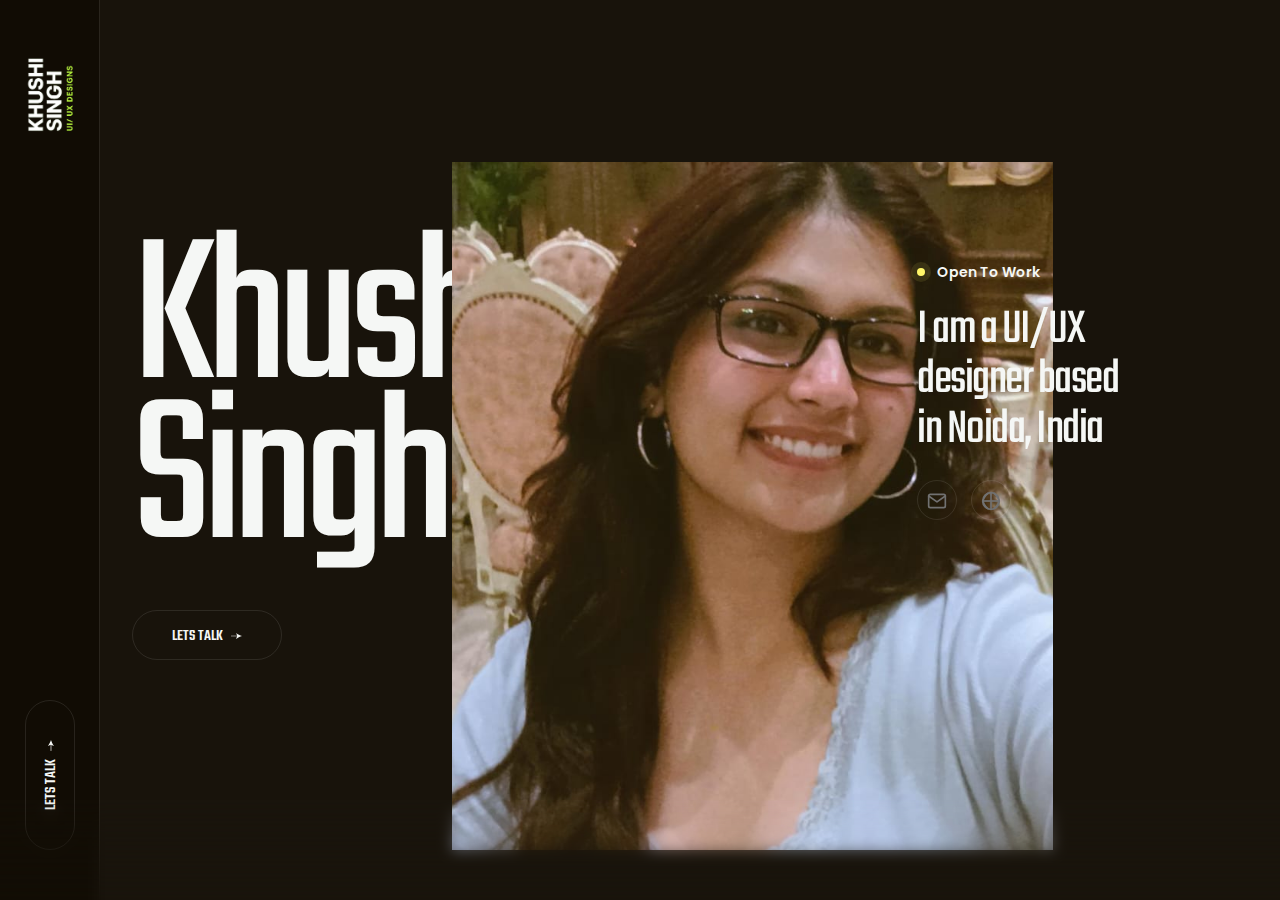
<file: index.html>
<!DOCTYPE html>
<html class="no-js" lang="zxx">
  <head>
    <meta charset="utf-8" />
    <meta http-equiv="x-ua-compatible" content="ie=edge" />
    <title>Khushi Singh - UI/UX and Web Designer</title>
    <meta name="description" content="" />
    <meta name="viewport" content="width=device-width, initial-scale=1" />

    <!-- Place favicon.ico in the root directory -->
    <link
      rel="shortcut icon"
      type="image/x-icon"
      href="assets/img/logo/khushi-singh-logo.png"
    />

    <!-- CSS here -->
    <link rel="stylesheet" href="assets/css/bootstrap.css" />
    <link rel="stylesheet" href="assets/css/swiper-bundle.css" />
    <link rel="stylesheet" href="assets/css/magnific-popup.css" />
    <link rel="stylesheet" href="assets/css/font-awesome-pro.css" />
    <link rel="stylesheet" href="assets/css/spacing.css" />
    <link rel="stylesheet" href="assets/css/main.css" />
    <!-- CSS here -->
    <style>
      /* Custom styles for better portfolio title readability */
      .tp-portfolio-title-2 {
        color: #ffffff !important;
        text-shadow: 2px 2px 4px rgba(0, 0, 0, 0.8),
          -1px -1px 2px rgba(0, 0, 0, 0.8), 1px -1px 2px rgba(0, 0, 0, 0.8),
          -1px 1px 2px rgba(0, 0, 0, 0.8);
      }
    </style>
  </head>

  <body class="tp-magic-cursor" data-bg-color="#110C04">
    <!-- Begin magic cursor -->
    <div id="magic-cursor" class="cursor-white-bg">
      <div id="ball"></div>
    </div>
    <!-- End magic cursor -->

    <!-- preloader -->
    <div id="preloader">
      <div class="preloader">
        <span></span>
        <span></span>
      </div>
    </div>
    <!-- preloader end  -->

    <div class="tp-blur-bottom"></div>

    <!-- back to top start -->
    <div class="back-to-top-wrapper">
      <button id="back_to_top" type="button" class="back-to-top-btn">
        <svg
          width="12"
          height="7"
          viewBox="0 0 12 7"
          fill="none"
          xmlns="http://www.w3.org/2000/svg"
        >
          <path
            d="M11 6L6 1L1 6"
            stroke="currentColor"
            stroke-width="1.5"
            stroke-linecap="round"
            stroke-linejoin="round"
          />
        </svg>
      </button>
    </div>
    <!-- back to top end -->

    <!-- header area start -->
    <div class="tp-header-ptb">
      <div class="tp-header-port-wrap">
        <div class="tp-header-port-logo">
          <a href="index.html">
            <img
              data-width="80"
              src="assets/img/logo/khushi-singh-logo.png"
              alt=""
            />
          </a>
        </div>
        <div class="tp-header-port-bar tp-offcanvas-open-btn">
          <!-- <span>
            <svg
              width="35"
              height="9"
              viewBox="0 0 35 9"
              fill="none"
              xmlns="http://www.w3.org/2000/svg"
            >
              <path
                d="M0 1L20.1515 1M0 8L35 8"
                stroke="currentColor"
                stroke-width="2"
              />
            </svg>
          </span> -->
        </div>
        <div class="tp-header-port-btn-wrap d-none d-md-block">
          <a
            href="mailto:khushisinghuidesigns@gmail.com"
            class="tp-header-port-btn"
          >
            lets talk
            <span>
              <svg
                width="11"
                height="6"
                viewBox="0 0 11 6"
                fill="none"
                xmlns="http://www.w3.org/2000/svg"
              >
                <path
                  d="M5.0132 6C6.55096 4.79602 9.01702 3.65729 11 2.98914C9.0411 2.32842 6.61614 1.19883 5.12217 0L6.13079 2.65337L0.384883 2.66338C0.284449 2.66367 0.187519 2.7002 0.115388 2.76492C0.061543 2.81318 0.0243603 2.87461 0.00854059 2.94144C-0.00727914 3.00826 -0.00102722 3.07749 0.0265096 3.14036C0.054046 3.20323 0.101629 3.25692 0.163243 3.29466C0.224857 3.33239 0.297737 3.35246 0.372666 3.35234L6.11833 3.34214L5.0132 6Z"
                  fill="currentColor"
                />
              </svg>
            </span>
          </a>
        </div>
      </div>
    </div>

    <nav class="tp-mobile-menu-active d-none">
      <ul>
        <li class="has-dropdown p-static is-active-2">
          <a href="#">Home</a>
          <ul class="tp-submenu submenu">
            <li><a href="index.html">Digital Agency</a></li>
            <li><a href="index-creative-agency.html">Creative Agency</a></li>
            <li><a href="index-modern-agency.html">Modern Agency</a></li>
            <li><a href="index-design-studio.html">Design Studio</a></li>
            <li><a href="index-startup-agency.html">Startup Agency</a></li>
            <li>
              <a href="index-digital-marketing.html">Digital Marketing</a>
            </li>
            <li><a href="index-creative-agency.html">Corporate Agency</a></li>
            <li><a href="index-lawyer-agency.html">Lawyer Agency</a></li>
          </ul>
        </li>
        <li class="has-dropdown p-static is-active-2">
          <a href="#">Pages</a>
          <ul class="tp-submenu submenu">
            <li><a href="about.html">About</a></li>
            <li><a href="about-us.html">About Us</a></li>
            <li><a href="about-me.html">About Me</a></li>
            <li><a href="service.html">Service</a></li>
            <li><a href="service-2.html">Service Two</a></li>
            <li><a href="service-3.html">Service Three</a></li>
            <li><a href="service-details.html">Service Details</a></li>
            <li><a href="career.html">Career</a></li>
            <li><a href="career-details.html">Career Details</a></li>
          </ul>
        </li>
        <li class="has-dropdown p-static is-active-2">
          <a href="#">Projects</a>
          <ul class="tp-submenu submenu">
            <li><a href="project-single.html">Project Metro</a></li>
            <li><a href="project-list.html">Project Pinterest</a></li>
            <li><a href="project-slider.html">Project Slider</a></li>
            <li><a href="project-nogap.html">Project Grid 3</a></li>
            <li><a href="project-mesonary.html">Project mesonary</a></li>
            <li><a href="project-two-colum.html">Project Two Colum</a></li>
            <li><a href="project-three-colum.html">Project Three Colum</a></li>
            <li><a href="project-full.html">Project Full Page</a></li>
            <li><a href="project-details.html">Project Details</a></li>
            <li><a href="project-details-2.html">Project Details Two</a></li>
          </ul>
        </li>
        <li class="has-dropdown is-active-2">
          <a href="#">Blog</a>
          <ul class="tp-submenu submenu">
            <li><a href="blog.html">Blog</a></li>
            <li><a href="blog-2.html">Blog Two</a></li>
            <li><a href="blog-sidebar.html">Blog Sidebar</a></li>
            <li><a href="blog-sidebar-2.html">Blog Standard</a></li>
            <li><a href="blog-details.html">Blog Details</a></li>
            <li><a href="blog-details-2.html">Blog Details Full Width</a></li>
          </ul>
        </li>
        <li class="has-dropdown is-active-2">
          <a href="#">Contact</a>
          <ul class="tp-submenu submenu">
            <li><a href="contact-me.html">Contact Me</a></li>
            <li><a href="contact-us.html">Contact Us</a></li>
          </ul>
        </li>
      </ul>
    </nav>
    <!-- header area end -->

    <!-- offcanvas start -->
    <div class="tp-offcanvas-2-area p-relative offcanvas-2-black-bg">
      <div class="tp-offcanvas-2-bg is-left left-box"></div>
      <div class="tp-offcanvas-2-bg is-right right-box d-none d-md-block"></div>
      <div class="tp-offcanvas-2-wrapper">
        <div class="tp-offcanvas-2-left left-box">
          <div
            class="tp-offcanvas-2-left-wrap d-flex justify-content-between align-items-center"
          >
            <div class="tp-offcanvas-2-logo">
              <a href="index.html">
                <img
                  class="logo-1"
                  data-width="140"
                  src="assets/img/logo/khushi-singh-logo.png"
                  alt=""
                />
                <img
                  class="logo-2"
                  data-width="140"
                  src="assets/img/logo/logo-black.png"
                  alt=""
                />
              </a>
            </div>
            <div class="tp-offcanvas-2-close d-md-none text-end">
              <button class="tp-offcanvas-2-close-btn">
                <span class="text">
                  <span>close</span>
                </span>
                <span class="d-inline-block">
                  <span>
                    <svg
                      width="24"
                      height="24"
                      viewBox="0 0 24 24"
                      fill="none"
                      xmlns="http://www.w3.org/2000/svg"
                    >
                      <rect
                        width="32.621"
                        height="1.00918"
                        transform="matrix(0.704882 0.709325 -0.704882 0.709325 1.0061 0)"
                        fill="currentcolor"
                      ></rect>
                      <rect
                        width="32.621"
                        height="1.00918"
                        transform="matrix(0.704882 -0.709325 0.704882 0.709325 0 23.2842)"
                        fill="currentcolor"
                      ></rect>
                    </svg>
                  </span>
                </span>
              </button>
            </div>
          </div>
          <div class="tp-offcanvas-menu counter-row">
            <nav></nav>
          </div>
        </div>
        <div
          class="tp-offcanvas-2-right right-box d-none d-md-block p-relative"
        >
          <div class="tp-offcanvas-2-close text-end">
            <button class="tp-offcanvas-2-close-btn">
              <span class="text"><span>close</span></span>
              <span class="d-inline-block">
                <span>
                  <svg
                    width="38"
                    height="38"
                    viewBox="0 0 38 38"
                    fill="none"
                    xmlns="http://www.w3.org/2000/svg"
                  >
                    <path
                      d="M9.80859 9.80762L28.1934 28.1924"
                      stroke="currentColor"
                      stroke-width="1.5"
                      stroke-linecap="round"
                      stroke-linejoin="round"
                    ></path>
                    <path
                      d="M9.80859 28.1924L28.1934 9.80761"
                      stroke="currentColor"
                      stroke-width="1.5"
                      stroke-linecap="round"
                      stroke-linejoin="round"
                    ></path>
                  </svg>
                </span>
              </span>
            </button>
          </div>
          <div class="tp-offcanvas-2-right-info-box mt-160">
            <h4 class="tp-offcanvas-2-right-info-title">Get In Touch</h4>
            <div class="tp-offcanvas-2-right-info-item">
              <label class="mb-10">Phone</label>
              <a class="tp-line-white" href="tel:42345678910"
                >+4 (234) 567 8910</a
              >
            </div>
            <div class="tp-offcanvas-2-right-info-item">
              <label class="mb-10">Email</label>
              <a
                class="tp-line-white"
                href="mailto:khushisinghuidesigns@gmail.com"
                >khushisinghuidesigns@gmail.com</a
              >
            </div>
            <div class="tp-offcanvas-2-right-info-item">
              <label class="mb-10">Address</label>
              <a
                class="tp-line-white"
                href="https://www.google.com.bd/maps/@23.7806365,90.4193257,12z?entry=ttu&g_ep=EgoyMDI1MDQwOS4wIKXMDSoASAFQAw%3D%3D"
                target="_blank"
              >
                602 Elgin St. Celina, Delaware <br />
                1009
              </a>
            </div>
          </div>
        </div>
      </div>
    </div>
    <!-- offcanvas end -->

    <main>
      <!-- tp-portfolio-slider-area-start -->
      <div class="tp-portfolio-slider-spacing position-relative">
        <div class="swiper tp-pp-slider-active tp-pp-slider-height-11">
          <div class="swiper-wrapper">
            <div class="swiper-slide">
              <div class="tp-hero-port-wrap position-relative fix">
                <div class="container container-1510 h-100">
                  <div class="row align-items-end h-100">
                    <div class="col-lg-5">
                      <div class="tp-hero-port-title-wrap mb-30">
                        <h2 class="tp-hero-port-title mb-45">
                          Khushi<br />
                          Singh
                        </h2>
                        <a
                          href="mailto:khushisinghuidesigns@gmail.com"
                          class="tp-header-port-btn"
                        >
                          lets talk
                          <span>
                            <svg
                              width="11"
                              height="6"
                              viewBox="0 0 11 6"
                              fill="none"
                              xmlns="http://www.w3.org/2000/svg"
                            >
                              <path
                                d="M5.0132 6C6.55096 4.79602 9.01702 3.65729 11 2.98914C9.0411 2.32842 6.61614 1.19883 5.12217 0L6.13079 2.65337L0.384883 2.66338C0.284449 2.66367 0.187519 2.7002 0.115388 2.76492C0.061543 2.81318 0.0243603 2.87461 0.00854059 2.94144C-0.00727914 3.00826 -0.00102722 3.07749 0.0265096 3.14036C0.054046 3.20323 0.101629 3.25692 0.163243 3.29466C0.224857 3.33239 0.297737 3.35246 0.372666 3.35234L6.11833 3.34214L5.0132 6Z"
                                fill="currentColor"
                              />
                            </svg>
                          </span>
                        </a>
                      </div>
                    </div>
                    <div class="col-lg-4">
                      <div class="tp-hero-port-thumb">
                        <img
                          src="assets/img/port-slider/hero/khushi_portfolio.png"
                          alt=""
                        />
                      </div>
                    </div>
                    <div class="col-lg-3">
                      <div class="tp-hero-port-content ml-55 mb-30">
                        <div class="tp-about-me-hero-work mb-20">
                          <span>Open to work</span>
                        </div>
                        <div class="tp-about-me-hero-subtitle mb-25">
                          <h4>
                            I am a UI/UX<br />
                            designer based<br />
                            in Noida, India
                          </h4>
                        </div>
                        <div class="tp-about-me-hero-social">
                          <a href="mailto:khushisinghuidesigns@gmail.com">
                            <svg
                              xmlns="http://www.w3.org/2000/svg"
                              width="20"
                              height="20"
                              viewBox="0 0 24 24"
                              fill="none"
                            >
                              <path
                                d="M4 4H20C21.1 4 22 4.9 22 6V18C22 19.1 21.1 20 20 20H4C2.9 20 2 19.1 2 18V6C2 4.9 2.9 4 4 4Z"
                                stroke="currentColor"
                                stroke-width="2"
                                stroke-linecap="round"
                                stroke-linejoin="round"
                              />
                              <polyline
                                points="22,6 12,13 2,6"
                                stroke="currentColor"
                                stroke-width="2"
                                stroke-linecap="round"
                                stroke-linejoin="round"
                              />
                            </svg>
                          </a>
                          <a
                            href="https://dribbble.com/khushisinghuidesigns"
                            target="_blank"
                          >
                            <svg
                              xmlns="http://www.w3.org/2000/svg"
                              width="20"
                              height="20"
                              viewBox="0 0 24 24"
                              fill="none"
                            >
                              <circle
                                cx="12"
                                cy="12"
                                r="10"
                                stroke="currentColor"
                                stroke-width="2"
                              />
                              <path
                                d="M8.56 2.75C4.42 5.6 2.5 10.5 2.5 12C2.5 13.5 4.42 18.4 8.56 21.25"
                                stroke="currentColor"
                                stroke-width="2"
                                stroke-linecap="round"
                              />
                              <path
                                d="M15.44 2.75C19.58 5.6 21.5 10.5 21.5 12C21.5 13.5 19.58 18.4 15.44 21.25"
                                stroke="currentColor"
                                stroke-width="2"
                                stroke-linecap="round"
                              />
                              <path
                                d="M2.5 12H21.5"
                                stroke="currentColor"
                                stroke-width="2"
                              />
                              <path
                                d="M12 2.5C12 6.5 12 10.5 12 12C12 13.5 12 17.5 12 21.5"
                                stroke="currentColor"
                                stroke-width="2"
                              />
                            </svg>
                          </a>
                        </div>
                      </div>
                    </div>
                  </div>
                </div>
                <!-- Bottom Slider TODO Uncomment Later-->
                <!-- <div class="tp-about-me-slider-ptb tp-hero-port-content-slide">
                  <div class="tp-about-me-slider-wrapper">
                    <div class="swiper-container tp-brand-active">
                      <div class="swiper-wrapper slide-transtion">
                        <div class="swiper-slide">
                          <div class="tp-about-me-slider-item">
                            <span class="tp-about-me-slider-title"
                              >86 / Satisfied Clients</span
                            >
                            <span class="tp-about-me-slider-icon">
                              <svg
                                xmlns="http://www.w3.org/2000/svg"
                                width="34"
                                height="35"
                                viewBox="0 0 34 35"
                                fill="none"
                              >
                                <path
                                  d="M17 0L17.0034 0.496418C17.0682 9.85755 24.6389 17.4314 34 17.5C24.6389 17.5686 17.0682 25.1424 17.0034 34.5036L17 35L16.9966 34.5036C16.9318 25.1425 9.3611 17.5686 0 17.5C9.3611 17.4314 16.9318 9.85755 16.9966 0.496418L17 0Z"
                                  fill="#010103"
                                />
                              </svg>
                            </span>
                          </div>
                        </div>
                        <div class="swiper-slide">
                          <div class="tp-about-me-slider-item">
                            <span class="tp-about-me-slider-title"
                              >36 / Projects Finished</span
                            >
                            <span class="tp-about-me-slider-icon">
                              <svg
                                xmlns="http://www.w3.org/2000/svg"
                                width="34"
                                height="35"
                                viewBox="0 0 34 35"
                                fill="none"
                              >
                                <path
                                  d="M17 0L17.0034 0.496418C17.0682 9.85755 24.6389 17.4314 34 17.5C24.6389 17.5686 17.0682 25.1424 17.0034 34.5036L17 35L16.9966 34.5036C16.9318 25.1425 9.3611 17.5686 0 17.5C9.3611 17.4314 16.9318 9.85755 16.9966 0.496418L17 0Z"
                                  fill="#010103"
                                />
                              </svg>
                            </span>
                          </div>
                        </div>
                        <div class="swiper-slide">
                          <div class="tp-about-me-slider-item">
                            <span class="tp-about-me-slider-title"
                              >10 / Years of Experience</span
                            >
                            <span class="tp-about-me-slider-icon">
                              <svg
                                xmlns="http://www.w3.org/2000/svg"
                                width="34"
                                height="35"
                                viewBox="0 0 34 35"
                                fill="none"
                              >
                                <path
                                  d="M17 0L17.0034 0.496418C17.0682 9.85755 24.6389 17.4314 34 17.5C24.6389 17.5686 17.0682 25.1424 17.0034 34.5036L17 35L16.9966 34.5036C16.9318 25.1425 9.3611 17.5686 0 17.5C9.3611 17.4314 16.9318 9.85755 16.9966 0.496418L17 0Z"
                                  fill="#010103"
                                />
                              </svg>
                            </span>
                          </div>
                        </div>
                        <div class="swiper-slide">
                          <div class="tp-about-me-slider-item">
                            <span class="tp-about-me-slider-title"
                              >>95% / Client Retention Rate</span
                            >
                            <span class="tp-about-me-slider-icon">
                              <svg
                                xmlns="http://www.w3.org/2000/svg"
                                width="34"
                                height="35"
                                viewBox="0 0 34 35"
                                fill="none"
                              >
                                <path
                                  d="M17 0L17.0034 0.496418C17.0682 9.85755 24.6389 17.4314 34 17.5C24.6389 17.5686 17.0682 25.1424 17.0034 34.5036L17 35L16.9966 34.5036C16.9318 25.1425 9.3611 17.5686 0 17.5C9.3611 17.4314 16.9318 9.85755 16.9966 0.496418L17 0Z"
                                  fill="#010103"
                                />
                              </svg>
                            </span>
                          </div>
                        </div>
                        <div class="swiper-slide">
                          <div class="tp-about-me-slider-item">
                            <span class="tp-about-me-slider-title"
                              >20 / Satisfied Clients</span
                            >
                            <span class="tp-about-me-slider-icon">
                              <svg
                                xmlns="http://www.w3.org/2000/svg"
                                width="34"
                                height="35"
                                viewBox="0 0 34 35"
                                fill="none"
                              >
                                <path
                                  d="M17 0L17.0034 0.496418C17.0682 9.85755 24.6389 17.4314 34 17.5C24.6389 17.5686 17.0682 25.1424 17.0034 34.5036L17 35L16.9966 34.5036C16.9318 25.1425 9.3611 17.5686 0 17.5C9.3611 17.4314 16.9318 9.85755 16.9966 0.496418L17 0Z"
                                  fill="#010103"
                                />
                              </svg>
                            </span>
                          </div>
                        </div>
                      </div>
                    </div>
                  </div>
                </div> -->
              </div>
            </div>
            <div class="swiper-slide">
              <div
                class="d-flex align-items-center justify-content-start position-relative z-index-1 fix pt-60 h-100"
              >
                <div class="tp-about-me-ab-area p-relative pt-80 pb-70 w-100">
                  <div class="tp-about-me-ab-shape">
                    <svg
                      xmlns="http://www.w3.org/2000/svg"
                      width="123"
                      height="111"
                      viewBox="0 0 123 111"
                      fill="none"
                    >
                      <path
                        opacity="0.6"
                        d="M5.26102 14.872L4.61827 14.106L5.26102 14.872ZM41.5848 23.6997L42.5553 23.4587L41.5848 23.6997ZM65.3831 51.4438L65.4233 52.443L65.4602 52.4415L65.4968 52.4373L65.3831 51.4438ZM123 104.41L112.643 99.3044L113.4 110.827L123 104.41ZM1.43642 1.99775C2.93896 2.0986 4.62019 2.37571 6.10537 2.87415C7.61323 3.3802 8.79453 4.07277 9.44769 4.92064C10.0414 5.69136 10.2806 6.69091 9.69972 8.13403C9.08938 9.65028 7.57587 11.6245 4.61827 14.106L5.90378 15.6381C8.95837 13.0752 10.7641 10.8458 11.555 8.88087C12.3754 6.84284 12.098 5.08374 11.0321 3.7001C10.0256 2.39359 8.40434 1.53607 6.74171 0.978077C5.05639 0.412468 3.1992 0.11157 1.57037 0.00223976L1.43642 1.99775ZM4.61827 14.106C2.6073 15.7932 1.58273 17.6209 1.66138 19.5338C1.73871 21.4148 2.87363 23.0695 4.46826 24.4546C7.65162 27.2198 13.2102 29.3931 18.9801 30.6664C24.7683 31.9437 30.9853 32.3627 35.574 31.4592C37.8582 31.0095 39.8706 30.2069 41.192 28.8911C42.5781 27.5108 43.103 25.6644 42.5553 23.4587L40.6142 23.9407C41.006 25.5183 40.6306 26.6276 39.7807 27.4739C38.8661 28.3847 37.3068 29.0797 35.1876 29.4969C30.9694 30.3275 25.0523 29.9583 19.4111 28.7134C13.7515 27.4645 8.58518 25.3816 5.77981 22.9447C4.38007 21.7289 3.70468 20.5461 3.65969 19.4517C3.61601 18.3892 4.15712 17.1036 5.90378 15.6381L4.61827 14.106ZM42.5553 23.4587C41.6437 19.7876 39.1526 17.5973 35.8894 16.6005C32.6839 15.6212 28.7373 15.7846 24.7187 16.6864C16.693 18.4873 7.91219 23.3439 3.29419 28.9789C0.983534 31.7984 -0.400224 34.9602 0.102461 38.1133C0.610426 41.2997 2.98769 44.1444 7.44942 46.4327C11.908 48.7193 18.5838 50.5289 28.0169 51.616C37.4628 52.7045 49.734 53.0748 65.4233 52.443L65.3429 50.4446C49.7187 51.0738 37.5571 50.7021 28.2458 49.6291C18.9216 48.5546 12.5155 46.7832 8.36211 44.6531C4.21187 42.5246 2.4471 40.1168 2.07752 37.7985C1.70265 35.4471 2.70582 32.8521 4.84109 30.2466C9.11496 25.0315 17.462 20.3645 25.1566 18.6378C28.9982 17.7758 32.5598 17.6745 35.3051 18.5132C37.9929 19.3343 39.8951 21.0447 40.6142 23.9407L42.5553 23.4587ZM65.4968 52.4373C70.041 51.9174 75.4401 51.6737 80.6953 52.0044C85.9638 52.3359 91.0173 53.2408 94.9123 54.9742C98.8031 56.7057 101.388 59.1879 102.073 62.6225C102.767 66.1073 101.575 70.8888 97.1252 77.3602L98.7732 78.4934C103.342 71.8494 104.884 66.5001 104.034 62.2317C103.174 57.9132 99.9343 55.02 95.7254 53.1469C91.5207 51.2757 86.1989 50.3467 80.8209 50.0083C75.4294 49.669 69.9106 49.9193 65.2694 50.4503L65.4968 52.4373ZM97.1252 77.3602C93.3511 82.8489 91.4564 87.4121 91.0711 91.1999C90.6806 95.0389 91.8478 98.0416 94.0706 100.289C96.2554 102.498 99.3917 103.911 102.855 104.779C106.331 105.65 110.223 105.994 114.017 106L114.02 104C110.331 103.994 106.611 103.659 103.341 102.839C100.06 102.017 97.3183 100.729 95.4926 98.8827C93.7049 97.0751 92.7285 94.6689 93.0608 91.4024C93.3983 88.0847 95.0927 83.8459 98.7732 78.4934L97.1252 77.3602Z"
                        fill="#717171"
                      />
                    </svg>
                  </div>
                  <div class="tp-about-me-ab-text">
                    <h4>About</h4>
                  </div>
                  <div class="container">
                    <div class="row">
                      <div class="col-lg-12">
                        <div class="tp-about-me-ab-heading mb-50">
                          <h4 class="tp-about-me-ab-title">
                            I'm Khushi Singh, UI/UX and<br />
                            web designer who uses tools like<br />
                            Figma for prototyping and design.
                          </h4>
                        </div>
                      </div>
                      <div class="col-lg-4">
                        <div class="tp-about-me-ab-thumb">
                          <img
                            src="assets/img/inner-image/about-me/about-me-shape-1.png"
                            alt=""
                          />
                        </div>
                      </div>
                      <div class="col-lg-8">
                        <div class="tp-about-me-ab-wrap">
                          <p>
                            Transforming Ideas into intuitive digital
                            experiences - Expert in <br />
                            Figma prototyping, color theory, and creating
                            beautiful website designs. With <br />
                            and a deep understanding of design principles, I
                            bring ideas to life <br />
                            through creativity, strategy, and innovation.
                          </p>
                          <p>
                            creating meaningful connections between brands and
                            their audiences. <br />
                            My work focuses on blending aesthetics with
                            functionality, ensuring that <br />
                            design not only looks great but also enhances
                            usability and user experience.
                          </p>

                          <div class="tp-about-me-ab-btn-wrap pt-20">
                            <a
                              class="tp-about-me-ab-btn"
                              href="assets/img/cv/khushi-uiux-portfolio.pdf"
                              >Download CV
                              <span>
                                <svg
                                  xmlns="http://www.w3.org/2000/svg"
                                  width="18"
                                  height="10"
                                  viewBox="0 0 18 10"
                                  fill="none"
                                >
                                  <path
                                    d="M8.52648 10.0001C10.903 7.99348 14.7142 6.09561 17.7788 4.98202C14.7514 3.88082 11.0038 1.99817 8.6949 0.00012207L10.2537 4.42241L1.37363 4.43909C1.21841 4.43958 1.06861 4.50045 0.957136 4.60833C0.873921 4.68876 0.816456 4.79114 0.792008 4.90252C0.767559 5.01389 0.777221 5.12927 0.819778 5.23405C0.862334 5.33884 0.935872 5.42833 1.03109 5.49121C1.12631 5.5541 1.23895 5.58755 1.35475 5.58735L10.2344 5.57035L8.52648 10.0001Z"
                                    fill="#010103"
                                  />
                                </svg> </span
                            ></a>
                          </div>
                        </div>
                      </div>
                    </div>
                  </div>
                </div>
              </div>
            </div>
            <!-- Portfolio Section -->
            <div class="swiper-slide">
              <div
                class="d-flex align-items-center justify-content-start position-relative z-index-1 fix pt-100 pb-100 h-100"
                data-bg-color="#17120A"
              >
                <div class="container">
                  <div class="row">
                    <div class="col-xl-12">
                      <div class="tp-3d-slide-container position-relative">
                        <span
                          class="tp-3d-slide-arrow tp-3d-slide-arrow-left z-index-9"
                        >
                          <span></span>
                          Prev
                        </span>
                        <span
                          class="tp-3d-slide-arrow tp-3d-slide-arrow-right z-index-9"
                        >
                          Next
                          <span></span>
                        </span>
                        <div
                          class="tp-3d-slide-wrapper"
                          id="tp-3d-slide-wrapper"
                        >
                          <!-- Checkout Page -->
                          <div class="tp-3d-slide tp-hover-reveal-text">
                            <a
                              href="https://www.figma.com/design/26osalDUZNNWpwgAwC2aNL/Checkout-Page?node-id=0-1&t=UZPX2UrWs3aDHvpZ-1"
                              target="_blank"
                              class="tp-portfolio-item-2 include-bg cursor-hide"
                              data-background="assets/img/portfolio-images/portfolio4.jpeg"
                              data-cursor="View<br>Design"
                            >
                              <div class="tp-portfolio-meta-2">
                                <span>UI/UX Design</span>
                                <span>2025</span>
                              </div>
                              <h3 class="tp-portfolio-title-2">
                                Checkout Page
                              </h3>
                            </a>
                          </div>

                          <!-- Dashboard UI -->
                          <div class="tp-3d-slide tp-hover-reveal-text">
                            <a
                              href="https://www.figma.com/design/wmEqPbPvrMfvK5lLFBUHeb/Dashboard-UI?node-id=0-1&t=UZPX2UrWs3aDHvpZ-1"
                              target="_blank"
                              class="tp-portfolio-item-2 include-bg cursor-hide"
                              data-background="assets/img/portfolio-images/portfolio3.jpeg"
                              data-cursor="View<br>Design"
                            >
                              <div class="tp-portfolio-meta-2">
                                <span>UI/UX Design</span>
                                <span>2025</span>
                              </div>
                              <h3 class="tp-portfolio-title-2">Dashboard UI</h3>
                            </a>
                          </div>

                          <!-- Agency Landing Page -->
                          <div class="tp-3d-slide prev-1 tp-hover-reveal-text">
                            <a
                              href="https://www.figma.com/design/OxsRlCPC8stEeMvacTRmBK/Saas-landing-page?node-id=0-1&t=1F9OARQoSiw37DEQ-1"
                              target="_blank"
                              rel="noopener noreferrer"
                              class="tp-portfolio-item-2 include-bg cursor-hide"
                              data-background="assets/img/portfolio-images/pagedesign.jpg"
                              data-cursor="View<br>Design"
                            >
                              <div class="tp-portfolio-meta-2">
                                <span>Web Design</span>
                                <span>2026</span>
                              </div>
                              <h3 class="tp-portfolio-title-2">Agency Landing Page</h3>
                            </a>
                          </div>

                          <!-- Travel Landing Page - CENTER -->
                          <div class="tp-3d-slide active tp-hover-reveal-text">
                            <a
                              href="https://www.figma.com/design/LrI5OyJ5vp3mmzppInm7es/Roam-N-Learn-2.0?node-id=0-1&t=jNBIkUmAluVMirtZ-1"
                              target="_blank"
                              rel="noopener noreferrer"
                              class="tp-portfolio-item-2 include-bg cursor-hide"
                              data-background="assets/img/portfolio-images/landing_page_travel.jpg"
                              data-cursor="View<br>Design"
                            >
                              <div class="tp-portfolio-meta-2">
                                <span>Web Design</span>
                                <span>2026</span>
                              </div>
                              <h3 class="tp-portfolio-title-2">Travel Landing Page</h3>
                            </a>
                          </div>

                          <!-- GYM Landing Page -->
                          <div class="tp-3d-slide next-1 tp-hover-reveal-text">
                            <a
                              href="https://www.figma.com/design/3w0mxjGKF2fdOtyfX3OoFN/GYM---Landing-page?node-id=0-1&t=UZPX2UrWs3aDHvpZ-1"
                              target="_blank"
                              class="tp-portfolio-item-2 include-bg cursor-hide"
                              data-background="assets/img/portfolio-images/portfolio1.jpeg"
                              data-cursor="View<br>Design"
                            >
                              <div class="tp-portfolio-meta-2">
                                <span>UI/UX Design</span>
                                <span>2025</span>
                              </div>
                              <h3 class="tp-portfolio-title-2">
                                GYM Landing Page
                              </h3>
                            </a>
                          </div>

                          <!-- Landing Page Design -->
                          <div class="tp-3d-slide tp-hover-reveal-text">
                            <a
                              href="https://www.figma.com/design/E1qtPO7A81hnoF87owqGrc/Landing-page-1?t=UZPX2UrWs3aDHvpZ-1"
                              target="_blank"
                              class="tp-portfolio-item-2 include-bg cursor-hide"
                              data-background="assets/img/portfolio-images/portfolio2.jpeg"
                              data-cursor="View<br>Design"
                            >
                              <div class="tp-portfolio-meta-2">
                                <span>UI/UX Design</span>
                                <span>2025</span>
                              </div>
                              <h3 class="tp-portfolio-title-2">
                                Landing Page Design
                              </h3>
                            </a>
                          </div>

                          <!-- Figma Motion (Cakery Animation) -->
                          <div class="tp-3d-slide tp-hover-reveal-text">
                            <a
                              href="https://www.figma.com/proto/QtyKp46iRGOStSjMN9PK8j/cakery-animation?node-id=6-123&starting-point-node-id=6%3A82&t=bLhO9D50i0CB6iv8-1"
                              target="_blank"
                              rel="noopener noreferrer"
                              class="tp-portfolio-item-2 include-bg cursor-hide"
                              data-background="assets/img/portfolio-images/interactive_mtion.png"
                              data-cursor="View<br>Design"
                            >
                              <div class="tp-portfolio-meta-2">
                                <span>UI Animation</span>
                                <span>2026</span>
                              </div>
                              <h3 class="tp-portfolio-title-2">Figma Motion</h3>
                            </a>
                          </div>

                          <!-- Travel Mobile App -->
                          <div class="tp-3d-slide tp-hover-reveal-text">
                            <a
                              href="https://www.figma.com/design/nyZe8NM0CSa3YUO306AIPb/Travel-App-UI?node-id=0-1&t=GqpNlzTnpBMOQ03S-1"
                              target="_blank"
                              rel="noopener noreferrer"
                              class="tp-portfolio-item-2 include-bg cursor-hide"
                              data-background="assets/img/portfolio-images/mobile_app.jpeg"
                              data-cursor="View<br>Design"
                            >
                              <div class="tp-portfolio-meta-2">
                                <span>Mobile App</span>
                                <span>2026</span>
                              </div>
                              <h3 class="tp-portfolio-title-2">Travel App UI</h3>
                            </a>
                          </div>
                        </div>
                        <h2 class="tp-3d-slide-bigtitle d-none d-xl-block">
                          Work
                        </h2>
                      </div>
                    </div>
                  </div>
                </div>
              </div>
            </div>
            <!-- Our Services -->
            <!-- <div class="swiper-slide">
              <div
                class="d-flex align-items-center justify-content-center h-100"
              >
                <div
                  class="tp-about-me-service-ptb p-relative w-100 pt-50 pb-50"
                >
                  <div class="container">
                    <div class="row">
                      <div class="col-lg-12">
                        <div class="tp-about-me-service-heading mb-30">
                          <h4 class="tp-about-me-service-title">
                            Our Services
                          </h4>
                        </div>
                        <div class="tp-about-me-service-item-wrapper">
                          <div class="tp-about-me-service-item">
                            <div class="row align-items-center">
                              <div class="col-lg-5">
                                <div class="tp-about-me-service-left">
                                  <h4 class="tp-about-me-service-item-title">
                                    <a href="service-details.html"
                                      >UI/UX Design <span>02</span></a
                                    >
                                  </h4>
                                  <div
                                    class="tp-about-me-service-item-categories"
                                  >
                                    <span>UI/UX</span>
                                    <span>Webflow</span>
                                    <span>Envato</span>
                                  </div>
                                </div>
                              </div>
                              <div class="col-lg-5">
                                <div class="tp-about-me-service-item-text">
                                  <p>
                                    From branding to web development, their team
                                    <br />
                                    delivered a seamless experience.
                                  </p>
                                </div>
                              </div>
                              <div class="col-lg-2">
                                <div
                                  class="tp-about-me-service-item-icon text-lg-end"
                                >
                                  <a href="service-details.html">
                                    <span>
                                      <svg
                                        xmlns="http://www.w3.org/2000/svg"
                                        width="17"
                                        height="18"
                                        viewBox="0 0 17 18"
                                        fill="none"
                                      >
                                        <path
                                          d="M12.7299 14.586C13.017 10.3259 14.7842 4.80107 16.6137 0.766846C12.6273 2.57294 7.17829 4.2945 2.9915 4.52537L8.86057 7.41197L0.381789 15.9238C0.233783 16.0728 0.150732 16.2763 0.150879 16.4898C0.1509 16.649 0.197274 16.8053 0.284142 16.939C0.37101 17.0726 0.494467 17.1776 0.638912 17.2406C0.783356 17.3036 0.9423 17.3219 1.09565 17.293C1.249 17.2642 1.38987 17.1896 1.50045 17.0786L9.97857 8.56679L12.7299 14.586Z"
                                          fill="currentColor"
                                        />
                                      </svg>
                                    </span>
                                  </a>
                                </div>
                              </div>
                            </div>
                          </div>
                          <div class="tp-about-me-service-item">
                            <div class="row align-items-center">
                              <div class="col-lg-5">
                                <div class="tp-about-me-service-left">
                                  <h4 class="tp-about-me-service-item-title">
                                    <a href="service-details.html"
                                      >Development <span>04</span></a
                                    >
                                  </h4>
                                  <div
                                    class="tp-about-me-service-item-categories"
                                  >
                                    <span>UI/UX</span>
                                    <span>Webflow</span>
                                    <span>Envato</span>
                                  </div>
                                </div>
                              </div>
                              <div class="col-lg-5">
                                <div class="tp-about-me-service-item-text">
                                  <p>
                                    From branding to web development, their team
                                    <br />
                                    delivered a seamless experience.
                                  </p>
                                </div>
                              </div>
                              <div class="col-lg-2">
                                <div
                                  class="tp-about-me-service-item-icon text-lg-end"
                                >
                                  <a href="service-details.html">
                                    <span>
                                      <svg
                                        xmlns="http://www.w3.org/2000/svg"
                                        width="17"
                                        height="18"
                                        viewBox="0 0 17 18"
                                        fill="none"
                                      >
                                        <path
                                          d="M12.7299 14.586C13.017 10.3259 14.7842 4.80107 16.6137 0.766846C12.6273 2.57294 7.17829 4.2945 2.9915 4.52537L8.86057 7.41197L0.381789 15.9238C0.233783 16.0728 0.150732 16.2763 0.150879 16.4898C0.1509 16.649 0.197274 16.8053 0.284142 16.939C0.37101 17.0726 0.494467 17.1776 0.638912 17.2406C0.783356 17.3036 0.9423 17.3219 1.09565 17.293C1.249 17.2642 1.38987 17.1896 1.50045 17.0786L9.97857 8.56679L12.7299 14.586Z"
                                          fill="currentColor"
                                        />
                                      </svg>
                                    </span>
                                  </a>
                                </div>
                              </div>
                            </div>
                          </div>
                          <div class="tp-about-me-service-item">
                            <div class="row align-items-center">
                              <div class="col-lg-5">
                                <div class="tp-about-me-service-left">
                                  <h4 class="tp-about-me-service-item-title">
                                    <a href="service-details.html"
                                      >Digital Marketing <span>05</span></a
                                    >
                                  </h4>
                                  <div
                                    class="tp-about-me-service-item-categories"
                                  >
                                    <span>UI/UX</span>
                                    <span>Webflow</span>
                                    <span>Envato</span>
                                  </div>
                                </div>
                              </div>
                              <div class="col-lg-5">
                                <div class="tp-about-me-service-item-text">
                                  <p>
                                    From branding to web development, their team
                                    <br />
                                    delivered a seamless experience.
                                  </p>
                                </div>
                              </div>
                              <div class="col-lg-2">
                                <div
                                  class="tp-about-me-service-item-icon text-lg-end"
                                >
                                  <a href="service-details.html">
                                    <span>
                                      <svg
                                        xmlns="http://www.w3.org/2000/svg"
                                        width="17"
                                        height="18"
                                        viewBox="0 0 17 18"
                                        fill="none"
                                      >
                                        <path
                                          d="M12.7299 14.586C13.017 10.3259 14.7842 4.80107 16.6137 0.766846C12.6273 2.57294 7.17829 4.2945 2.9915 4.52537L8.86057 7.41197L0.381789 15.9238C0.233783 16.0728 0.150732 16.2763 0.150879 16.4898C0.1509 16.649 0.197274 16.8053 0.284142 16.939C0.37101 17.0726 0.494467 17.1776 0.638912 17.2406C0.783356 17.3036 0.9423 17.3219 1.09565 17.293C1.249 17.2642 1.38987 17.1896 1.50045 17.0786L9.97857 8.56679L12.7299 14.586Z"
                                          fill="currentColor"
                                        />
                                      </svg>
                                    </span>
                                  </a>
                                </div>
                              </div>
                            </div>
                          </div>
                          <div class="tp-about-me-service-item">
                            <div class="row align-items-center">
                              <div class="col-lg-5">
                                <div class="tp-about-me-service-left">
                                  <h4 class="tp-about-me-service-item-title">
                                    <a href="service-details.html"
                                      >Direction <span>04</span></a
                                    >
                                  </h4>
                                  <div
                                    class="tp-about-me-service-item-categories"
                                  >
                                    <span>UI/UX</span>
                                    <span>Webflow</span>
                                    <span>Envato</span>
                                  </div>
                                </div>
                              </div>
                              <div class="col-lg-5">
                                <div class="tp-about-me-service-item-text">
                                  <p>
                                    From branding to web development, their team
                                    <br />
                                    delivered a seamless experience.
                                  </p>
                                </div>
                              </div>
                              <div class="col-lg-2">
                                <div
                                  class="tp-about-me-service-item-icon text-lg-end"
                                >
                                  <a href="service-details.html">
                                    <span>
                                      <svg
                                        xmlns="http://www.w3.org/2000/svg"
                                        width="17"
                                        height="18"
                                        viewBox="0 0 17 18"
                                        fill="none"
                                      >
                                        <path
                                          d="M12.7299 14.586C13.017 10.3259 14.7842 4.80107 16.6137 0.766846C12.6273 2.57294 7.17829 4.2945 2.9915 4.52537L8.86057 7.41197L0.381789 15.9238C0.233783 16.0728 0.150732 16.2763 0.150879 16.4898C0.1509 16.649 0.197274 16.8053 0.284142 16.939C0.37101 17.0726 0.494467 17.1776 0.638912 17.2406C0.783356 17.3036 0.9423 17.3219 1.09565 17.293C1.249 17.2642 1.38987 17.1896 1.50045 17.0786L9.97857 8.56679L12.7299 14.586Z"
                                          fill="currentColor"
                                        />
                                      </svg>
                                    </span>
                                  </a>
                                </div>
                              </div>
                            </div>
                          </div>
                        </div>
                      </div>
                    </div>
                  </div>
                </div>
              </div>
            </div> -->
            <!-- Years of Experience -->
            <!-- <div class="swiper-slide">
              <div
                class="d-flex align-items-center justify-content-center h-100"
                data-bg-color="#17120A"
              >
                <div class="tp-about-me-experience-ptb pt-50 pb-50 w-100">
                  <div class="container">
                    <div class="row">
                      <div class="col-lg-5">
                        <div class="tp-about-me-experience-wrap">
                          <h4
                            class="tp-about-me-experience-title tp_fade_anim"
                            data-delay=".3"
                          >
                            08 <span>YEAES+</span>
                          </h4>
                          <div
                            class="tp-about-me-experience-item-wrap tp_fade_anim"
                            data-delay=".5"
                          >
                            <div class="row row-cols-xl-2">
                              <div class="col">
                                <div
                                  class="tp-about-me-experience-item d-flex mb-30"
                                >
                                  <div class="tp-about-me-experience-item-icon">
                                    <span
                                      ><img
                                        src="assets/img/inner-image/about-me/icon-1.png"
                                        alt=""
                                    /></span>
                                  </div>
                                  <div
                                    class="tp-about-me-experience-item-content"
                                  >
                                    <h4
                                      class="tp-about-me-experience-item-title"
                                    >
                                      <i
                                        class="purecounter"
                                        data-purecounter-duration="2"
                                        data-purecounter-end="95"
                                      ></i
                                      >%
                                    </h4>
                                    <span>Figma</span>
                                  </div>
                                </div>
                              </div>
                              <div class="col">
                                <div
                                  class="tp-about-me-experience-item d-flex mb-30"
                                >
                                  <div class="tp-about-me-experience-item-icon">
                                    <span
                                      ><img
                                        src="assets/img/inner-image/about-me/icon-2.png"
                                        alt=""
                                    /></span>
                                  </div>
                                  <div
                                    class="tp-about-me-experience-item-content"
                                  >
                                    <h4
                                      class="tp-about-me-experience-item-title"
                                    >
                                      <i
                                        class="purecounter"
                                        data-purecounter-duration="2"
                                        data-purecounter-end="90"
                                      ></i
                                      >%
                                    </h4>
                                    <span>Adobe XD</span>
                                  </div>
                                </div>
                              </div>
                              <div class="col">
                                <div
                                  class="tp-about-me-experience-item d-flex mb-30"
                                >
                                  <div class="tp-about-me-experience-item-icon">
                                    <span
                                      ><img
                                        src="assets/img/inner-image/about-me/icon-3.png"
                                        alt=""
                                    /></span>
                                  </div>
                                  <div
                                    class="tp-about-me-experience-item-content"
                                  >
                                    <h4
                                      class="tp-about-me-experience-item-title"
                                    >
                                      <i
                                        class="purecounter"
                                        data-purecounter-duration="2"
                                        data-purecounter-end="80"
                                      ></i
                                      >%
                                    </h4>
                                    <span>Sketch</span>
                                  </div>
                                </div>
                              </div>
                              <div class="col">
                                <div
                                  class="tp-about-me-experience-item d-flex mb-30"
                                >
                                  <div class="tp-about-me-experience-item-icon">
                                    <span
                                      ><img
                                        src="assets/img/inner-image/about-me/icon-4.png"
                                        alt=""
                                    /></span>
                                  </div>
                                  <div
                                    class="tp-about-me-experience-item-content"
                                  >
                                    <h4
                                      class="tp-about-me-experience-item-title"
                                    >
                                      <i
                                        class="purecounter"
                                        data-purecounter-duration="2"
                                        data-purecounter-end="95"
                                      ></i
                                      >%
                                    </h4>
                                    <span>After effects</span>
                                  </div>
                                </div>
                              </div>
                            </div>
                          </div>
                        </div>
                      </div>
                      <div class="col-lg-7">
                        <div
                          class="tp-about-me-experience-wrapper pl-100 mb-30"
                        >
                          <h4
                            class="tp-about-me-service-title mb-40 tp_fade_anim"
                            data-delay=".3"
                          >
                            Awwards
                          </h4>

                          <div
                            class="tp-about-me-experience-ex-box tp_fade_anim"
                            data-delay=".5"
                          >
                            <div class="tp-about-me-experience-ex">
                              <div class="tp-about-me-experience-ex-content">
                                <h4 class="tp-about-me-experience-ex-title">
                                  Senior UI/UX Designer
                                </h4>
                                <p>UI/UX Design Lead</p>
                              </div>
                              <div class="tp-about-me-experience-ex-date">
                                <span>2026 - Present</span>
                              </div>
                            </div>
                            <div class="tp-about-me-experience-ex">
                              <div class="tp-about-me-experience-ex-content">
                                <h4 class="tp-about-me-experience-ex-title">
                                  Brand Identity
                                </h4>
                                <p>UI/UX Design Lead</p>
                              </div>
                              <div class="tp-about-me-experience-ex-date">
                                <span>2026 - Present</span>
                              </div>
                            </div>
                            <div class="tp-about-me-experience-ex">
                              <div class="tp-about-me-experience-ex-content">
                                <h4 class="tp-about-me-experience-ex-title">
                                  Adobe Creative Suite
                                </h4>
                                <p>UI/UX Design Lead</p>
                              </div>
                              <div class="tp-about-me-experience-ex-date">
                                <span>2026 - Present</span>
                              </div>
                            </div>
                            <div class="tp-about-me-experience-ex">
                              <div class="tp-about-me-experience-ex-content">
                                <h4 class="tp-about-me-experience-ex-title">
                                  Creative Direction
                                </h4>
                                <p>UI/UX Design Lead</p>
                              </div>
                              <div class="tp-about-me-experience-ex-date">
                                <span>2026 - Present</span>
                              </div>
                            </div>
                          </div>
                        </div>
                      </div>
                    </div>
                  </div>
                </div>
              </div>
            </div> -->
            <!-- Testimonial -->
            <!-- <div class="swiper-slide">
              <div
                class="d-flex align-items-center justify-content-center h-100"
                data-bg-color="#0e0905"
              >
                <div class="tp-testimonial-pp-wrap pt-60 pb-60 fix">
                  <div class="container h-100">
                    <div class="row align-items-end h-100">
                      <div class="col-lg-7">
                        <div class="tp-pp-testimonial-title-wrap mb-35">
                          <h4
                            class="tp-about-me-service-title mb-15 d-inline-block"
                          >
                            Testimonial
                          </h4>
                          <h2 class="tp-testimonial-pp-title">
                            We're trusted by the mostm <br />important teams.
                          </h2>
                        </div>
                      </div>
                      <div class="col-lg-5">
                        <div class="tp-about-me-hero-work text-lg-end mb-35">
                          <span class="mb-15">7K customers</span>
                          <span class="ml-35 mb-15">99% satisfaction</span>
                        </div>
                      </div>
                    </div>
                    <div class="row">
                      <div class="col-lg-6">
                        <div class="ca-testimonial-item tp-pp-testimonial-item">
                          <div
                            class="tp-testimonial-pp-review-wrap mb-30 d-flex align-content-center justify-content-between"
                          >
                            <div
                              class="tp-testimonial-pp-review d-flex align-content-center"
                            >
                              <span class="mr-15">
                                <svg
                                  width="34"
                                  height="38"
                                  viewBox="0 0 34 38"
                                  fill="none"
                                  xmlns="http://www.w3.org/2000/svg"
                                >
                                  <path
                                    fill-rule="evenodd"
                                    clip-rule="evenodd"
                                    d="M33.8749 31.1601C30.3377 35.1439 25.1161 37.6635 19.2915 37.6635C8.63712 37.6635 0 29.2323 0 18.8318C0 8.43127 8.63712 0 19.2915 0C25.116 0 30.3375 2.51962 33.8747 6.50318L28.3191 11.1998C26.1294 8.73383 22.897 7.17409 19.2915 7.17409C12.696 7.17409 7.34913 12.3935 7.34913 18.8319C7.34913 25.2703 12.696 30.4896 19.2915 30.4896C22.8972 30.4896 26.1297 28.9298 28.3194 26.4636L33.8749 31.1601Z"
                                    fill="#F5F7F5"
                                  />
                                  <path
                                    d="M19.2899 25.1092C22.8414 25.1092 25.7204 22.2988 25.7204 18.8319C25.7204 15.3651 22.8414 12.5547 19.2899 12.5547C15.7384 12.5547 12.8594 15.3651 12.8594 18.8319C12.8594 22.2988 15.7384 25.1092 19.2899 25.1092Z"
                                    fill="#EF2B10"
                                  />
                                </svg>
                              </span>
                              <div class="tp-testimonial-pp-icon">
                                <div class="d-flex align-items-center mb-5">
                                  <span class="tp-testimonial-pp-rating"
                                    >4.9/5</span
                                  >
                                  <span>
                                    <svg
                                      width="17"
                                      height="16"
                                      viewBox="0 0 17 16"
                                      fill="none"
                                      xmlns="http://www.w3.org/2000/svg"
                                    >
                                      <path
                                        d="M8.70508 12.2013L12.1813 11.2704L13.6337 16L8.70508 12.2013ZM16.7051 6.08805H10.586L8.70508 0L6.82413 6.08805H0.705078L5.65746 9.86164L3.7765 15.9497L8.72889 12.1761L11.7765 9.86164L16.7051 6.08805Z"
                                        fill="#F5F7F5"
                                      />
                                    </svg>
                                  </span>
                                  <span>
                                    <svg
                                      width="17"
                                      height="16"
                                      viewBox="0 0 17 16"
                                      fill="none"
                                      xmlns="http://www.w3.org/2000/svg"
                                    >
                                      <path
                                        d="M8.70508 12.2013L12.1813 11.2704L13.6337 16L8.70508 12.2013ZM16.7051 6.08805H10.586L8.70508 0L6.82413 6.08805H0.705078L5.65746 9.86164L3.7765 15.9497L8.72889 12.1761L11.7765 9.86164L16.7051 6.08805Z"
                                        fill="#F5F7F5"
                                      />
                                    </svg>
                                  </span>
                                  <span>
                                    <svg
                                      width="17"
                                      height="16"
                                      viewBox="0 0 17 16"
                                      fill="none"
                                      xmlns="http://www.w3.org/2000/svg"
                                    >
                                      <path
                                        d="M8.70508 12.2013L12.1813 11.2704L13.6337 16L8.70508 12.2013ZM16.7051 6.08805H10.586L8.70508 0L6.82413 6.08805H0.705078L5.65746 9.86164L3.7765 15.9497L8.72889 12.1761L11.7765 9.86164L16.7051 6.08805Z"
                                        fill="#F5F7F5"
                                      />
                                    </svg>
                                  </span>
                                  <span>
                                    <svg
                                      width="17"
                                      height="16"
                                      viewBox="0 0 17 16"
                                      fill="none"
                                      xmlns="http://www.w3.org/2000/svg"
                                    >
                                      <path
                                        d="M8.70508 12.2013L12.1813 11.2704L13.6337 16L8.70508 12.2013ZM16.7051 6.08805H10.586L8.70508 0L6.82413 6.08805H0.705078L5.65746 9.86164L3.7765 15.9497L8.72889 12.1761L11.7765 9.86164L16.7051 6.08805Z"
                                        fill="#F5F7F5"
                                      />
                                    </svg>
                                  </span>
                                  <span>
                                    <svg
                                      width="17"
                                      height="16"
                                      viewBox="0 0 17 16"
                                      fill="none"
                                      xmlns="http://www.w3.org/2000/svg"
                                    >
                                      <path
                                        d="M8.70508 12.2013L12.1813 11.2704L13.6337 16L8.70508 12.2013ZM16.7051 6.08805H10.586L8.70508 0L6.82413 6.08805H0.705078L5.65746 9.86164L3.7765 15.9497L8.72889 12.1761L11.7765 9.86164L16.7051 6.08805Z"
                                        fill="#F5F7F5"
                                      />
                                    </svg>
                                  </span>
                                </div>
                                <span class="tp-testimonial-pp-based d-block"
                                  >Based on 24 reviews on Clutch</span
                                >
                              </div>
                            </div>
                            <div class="tp-testimonial-pp-qoute">
                              <span>
                                <svg
                                  width="34"
                                  height="32"
                                  viewBox="0 0 34 32"
                                  fill="none"
                                  xmlns="http://www.w3.org/2000/svg"
                                >
                                  <path
                                    d="M34 16.798V0H18.449V32L34 16.798Z"
                                    fill="#F5F7F5"
                                  />
                                  <path
                                    d="M9.95918 17.8354V0H0V26.1746L9.95918 17.8354Z"
                                    fill="#F5F7F5"
                                  />
                                </svg>
                              </span>
                            </div>
                          </div>
                          <div class="ca-testimonial-item-content">
                            <p>
                              “Working with completely transformed our brand.
                              Their team took the time to understand our vision
                              a stunning Their design dedication, attention to
                              detail, and constant.
                            </p>
                          </div>
                          <div
                            class="ca-testimonial-item-user d-flex justify-content-between"
                          >
                            <div class="ca-testimonial-item-user-content">
                              <span>UI/UX Designer</span>
                              <h4>Michael Carter</h4>
                            </div>
                            <span class="ca-testimonial-item-user-thumb">
                              <svg
                                width="85"
                                height="20"
                                viewBox="0 0 85 20"
                                fill="none"
                                xmlns="http://www.w3.org/2000/svg"
                              >
                                <path
                                  d="M19.9631 18.6709H15.249L13.8069 15.2393H5.95032L4.63643 18.6709H0L7.08337 1.33919H12.158L19.9631 18.6709ZM9.68522 5.48066L7.1094 12.2148H12.5189L9.68522 5.48066ZM37.0872 1.33919H40.8995V18.6709H36.5199V7.84499L31.7803 13.2828H31.1109L26.3716 7.84499V18.6707H21.9921V1.33919H25.8043L31.4453 7.76847L37.0872 1.33919ZM51.9961 1.33919C58.4098 1.33919 61.7064 5.27762 61.7064 10.0298C61.7064 15.0105 58.5127 18.6709 51.5064 18.6709H44.2422V1.33919H51.9961ZM48.6214 15.4943H51.4801C55.885 15.4943 57.1988 12.5458 57.1988 10.0041C57.1988 7.03053 55.5758 4.51536 51.4286 4.51536H48.6213V15.4943H48.6214ZM70.4192 5.44869L64.8972 0H85V19.8331L79.478 14.3851V5.44869H70.4192ZM70.4127 6.5405L64.7275 12.149V20H72.6845L78.3694 14.3915H70.4127V6.5405Z"
                                  fill="#F5F7F5"
                                />
                              </svg>
                            </span>
                          </div>
                        </div>
                      </div>
                      <div class="col-lg-6">
                        <div class="ca-testimonial-item tp-pp-testimonial-item">
                          <div
                            class="tp-testimonial-pp-review-wrap mb-30 d-flex align-content-center justify-content-between"
                          >
                            <div
                              class="tp-testimonial-pp-review d-flex align-content-center"
                            >
                              <span class="mr-15">
                                <svg
                                  width="34"
                                  height="38"
                                  viewBox="0 0 34 38"
                                  fill="none"
                                  xmlns="http://www.w3.org/2000/svg"
                                >
                                  <path
                                    fill-rule="evenodd"
                                    clip-rule="evenodd"
                                    d="M33.8749 31.1601C30.3377 35.1439 25.1161 37.6635 19.2915 37.6635C8.63712 37.6635 0 29.2323 0 18.8318C0 8.43127 8.63712 0 19.2915 0C25.116 0 30.3375 2.51962 33.8747 6.50318L28.3191 11.1998C26.1294 8.73383 22.897 7.17409 19.2915 7.17409C12.696 7.17409 7.34913 12.3935 7.34913 18.8319C7.34913 25.2703 12.696 30.4896 19.2915 30.4896C22.8972 30.4896 26.1297 28.9298 28.3194 26.4636L33.8749 31.1601Z"
                                    fill="#F5F7F5"
                                  />
                                  <path
                                    d="M19.2899 25.1092C22.8414 25.1092 25.7204 22.2988 25.7204 18.8319C25.7204 15.3651 22.8414 12.5547 19.2899 12.5547C15.7384 12.5547 12.8594 15.3651 12.8594 18.8319C12.8594 22.2988 15.7384 25.1092 19.2899 25.1092Z"
                                    fill="#EF2B10"
                                  />
                                </svg>
                              </span>
                              <div class="tp-testimonial-pp-icon">
                                <div class="d-flex align-items-center mb-5">
                                  <span class="tp-testimonial-pp-rating"
                                    >4.9/5</span
                                  >
                                  <span>
                                    <svg
                                      width="17"
                                      height="16"
                                      viewBox="0 0 17 16"
                                      fill="none"
                                      xmlns="http://www.w3.org/2000/svg"
                                    >
                                      <path
                                        d="M8.70508 12.2013L12.1813 11.2704L13.6337 16L8.70508 12.2013ZM16.7051 6.08805H10.586L8.70508 0L6.82413 6.08805H0.705078L5.65746 9.86164L3.7765 15.9497L8.72889 12.1761L11.7765 9.86164L16.7051 6.08805Z"
                                        fill="#F5F7F5"
                                      />
                                    </svg>
                                  </span>
                                  <span>
                                    <svg
                                      width="17"
                                      height="16"
                                      viewBox="0 0 17 16"
                                      fill="none"
                                      xmlns="http://www.w3.org/2000/svg"
                                    >
                                      <path
                                        d="M8.70508 12.2013L12.1813 11.2704L13.6337 16L8.70508 12.2013ZM16.7051 6.08805H10.586L8.70508 0L6.82413 6.08805H0.705078L5.65746 9.86164L3.7765 15.9497L8.72889 12.1761L11.7765 9.86164L16.7051 6.08805Z"
                                        fill="#F5F7F5"
                                      />
                                    </svg>
                                  </span>
                                  <span>
                                    <svg
                                      width="17"
                                      height="16"
                                      viewBox="0 0 17 16"
                                      fill="none"
                                      xmlns="http://www.w3.org/2000/svg"
                                    >
                                      <path
                                        d="M8.70508 12.2013L12.1813 11.2704L13.6337 16L8.70508 12.2013ZM16.7051 6.08805H10.586L8.70508 0L6.82413 6.08805H0.705078L5.65746 9.86164L3.7765 15.9497L8.72889 12.1761L11.7765 9.86164L16.7051 6.08805Z"
                                        fill="#F5F7F5"
                                      />
                                    </svg>
                                  </span>
                                  <span>
                                    <svg
                                      width="17"
                                      height="16"
                                      viewBox="0 0 17 16"
                                      fill="none"
                                      xmlns="http://www.w3.org/2000/svg"
                                    >
                                      <path
                                        d="M8.70508 12.2013L12.1813 11.2704L13.6337 16L8.70508 12.2013ZM16.7051 6.08805H10.586L8.70508 0L6.82413 6.08805H0.705078L5.65746 9.86164L3.7765 15.9497L8.72889 12.1761L11.7765 9.86164L16.7051 6.08805Z"
                                        fill="#F5F7F5"
                                      />
                                    </svg>
                                  </span>
                                  <span>
                                    <svg
                                      width="17"
                                      height="16"
                                      viewBox="0 0 17 16"
                                      fill="none"
                                      xmlns="http://www.w3.org/2000/svg"
                                    >
                                      <path
                                        d="M8.70508 12.2013L12.1813 11.2704L13.6337 16L8.70508 12.2013ZM16.7051 6.08805H10.586L8.70508 0L6.82413 6.08805H0.705078L5.65746 9.86164L3.7765 15.9497L8.72889 12.1761L11.7765 9.86164L16.7051 6.08805Z"
                                        fill="#F5F7F5"
                                      />
                                    </svg>
                                  </span>
                                </div>
                                <span class="tp-testimonial-pp-based d-block"
                                  >Based on 24 reviews on Clutch</span
                                >
                              </div>
                            </div>
                            <div class="tp-testimonial-pp-qoute">
                              <span>
                                <svg
                                  width="34"
                                  height="32"
                                  viewBox="0 0 34 32"
                                  fill="none"
                                  xmlns="http://www.w3.org/2000/svg"
                                >
                                  <path
                                    d="M34 16.798V0H18.449V32L34 16.798Z"
                                    fill="#F5F7F5"
                                  />
                                  <path
                                    d="M9.95918 17.8354V0H0V26.1746L9.95918 17.8354Z"
                                    fill="#F5F7F5"
                                  />
                                </svg>
                              </span>
                            </div>
                          </div>
                          <div class="ca-testimonial-item-content">
                            <p>
                              “Working with completely transformed our brand.
                              Their team took the time to understand our vision
                              a stunning Their design dedication, attention to
                              detail, and constant.
                            </p>
                          </div>
                          <div
                            class="ca-testimonial-item-user d-flex justify-content-between"
                          >
                            <div class="ca-testimonial-item-user-content">
                              <span>UI/UX Designer</span>
                              <h4>James Bennet</h4>
                            </div>
                            <span class="ca-testimonial-item-user-thumb">
                              <svg
                                width="85"
                                height="20"
                                viewBox="0 0 85 20"
                                fill="none"
                                xmlns="http://www.w3.org/2000/svg"
                              >
                                <path
                                  d="M19.9631 18.6709H15.249L13.8069 15.2393H5.95032L4.63643 18.6709H0L7.08337 1.33919H12.158L19.9631 18.6709ZM9.68522 5.48066L7.1094 12.2148H12.5189L9.68522 5.48066ZM37.0872 1.33919H40.8995V18.6709H36.5199V7.84499L31.7803 13.2828H31.1109L26.3716 7.84499V18.6707H21.9921V1.33919H25.8043L31.4453 7.76847L37.0872 1.33919ZM51.9961 1.33919C58.4098 1.33919 61.7064 5.27762 61.7064 10.0298C61.7064 15.0105 58.5127 18.6709 51.5064 18.6709H44.2422V1.33919H51.9961ZM48.6214 15.4943H51.4801C55.885 15.4943 57.1988 12.5458 57.1988 10.0041C57.1988 7.03053 55.5758 4.51536 51.4286 4.51536H48.6213V15.4943H48.6214ZM70.4192 5.44869L64.8972 0H85V19.8331L79.478 14.3851V5.44869H70.4192ZM70.4127 6.5405L64.7275 12.149V20H72.6845L78.3694 14.3915H70.4127V6.5405Z"
                                  fill="#F5F7F5"
                                />
                              </svg>
                            </span>
                          </div>
                        </div>
                      </div>
                    </div>
                  </div>
                </div>
              </div>
            </div> -->
            <div class="swiper-slide">
              <div
                class="d-flex align-items-end justify-content-center h-100"
                data-bg-color="#17120A"
              >
                <div class="p-relative pt-50 w-100">
                  <div class="container">
                    <div class="row">
                      <div class="col-lg-12">
                        <div class="tp-footer-10-wrapper text-center pb-180">
                          <div
                            class="tp-footer-10-btn-box d-flex justify-content-center mb-50"
                          >
                            <a
                              class="tp-footer-10-btn"
                              href="mailto:khushisinghuidesigns@gmail.com"
                            >
                              Contact Me
                              <span
                                ><svg
                                  xmlns="http://www.w3.org/2000/svg"
                                  width="12"
                                  height="13"
                                  viewBox="0 0 12 13"
                                  fill="none"
                                >
                                  <path
                                    d="M1 11.4648L11 1.46484M11 1.46484H1M11 1.46484V11.4648"
                                    stroke="currentColor"
                                    stroke-width="2"
                                    stroke-linecap="round"
                                    stroke-linejoin="round"
                                  />
                                </svg>
                              </span>
                            </a>
                            <a
                              class="tp-footer-10-btn"
                              href="assets/img/cv/khushi-uiux-portfolio.pdf"
                            >
                              Download CV
                              <span
                                ><svg
                                  xmlns="http://www.w3.org/2000/svg"
                                  width="12"
                                  height="13"
                                  viewBox="0 0 12 13"
                                  fill="none"
                                >
                                  <path
                                    d="M1 11.4648L11 1.46484M11 1.46484H1M11 1.46484V11.4648"
                                    stroke="currentColor"
                                    stroke-width="2"
                                    stroke-linecap="round"
                                    stroke-linejoin="round"
                                  />
                                </svg>
                              </span>
                            </a>
                          </div>
                          <div class="tp-footer-10-mail-box mb-70">
                            <div class="tp-about-me-hero-work">
                              <span>Open to work</span>
                            </div>
                            <h3 class="tp-footer-10-title">
                              <a href="mailto:khushisinghuidesigns@gmail.com"
                                >khushisinghuidesigns@gmail.com</a
                              >
                            </h3>
                          </div>
                        </div>
                      </div>
                    </div>
                  </div>
                </div>
              </div>
            </div>
          </div>
        </div>
        <div class="pp-slider-pagination-wrap">
          <div class="pp-slider-pagination"></div>
          <div class="swiper-pagination-fraction"></div>
        </div>
      </div>
      <!-- tp-portfolio-slider-area-end -->
    </main>

    <!-- JS here -->

    <script src="assets/js/vendor/jquery.js"></script>
    <script src="assets/js/bootstrap-bundle.js"></script>
    <script src="assets/js/swiper-bundle.js"></script>
    <script src="assets/js/plugin.js"></script>
    <script src="assets/js/three.js"></script>
    <script src="assets/js/hover-effect.umd.js"></script>
    <script src="assets/js/magnific-popup.js"></script>
    <script src="assets/js/purecounter.js"></script>
    <script src="assets/js/hammer.js"></script>
    <script src="assets/js/imagesloaded-pkgd.js"></script>
    <script src="assets/js/ajax-form.js"></script>
    <script src="assets/js/slider-active.js"></script>
    <script src="assets/js/main.js"></script>

    <!-- JS here -->
  </body>
</html>
</file>
<file: assets/css/spacing.css>
.mt-5{margin-top:5px !important}.mt-10{margin-top:10px}.mt-15{margin-top:15px}.mt-20{margin-top:20px}.mt-25{margin-top:25px}.mt-30{margin-top:30px}.mt-35{margin-top:35px}.mt-40{margin-top:40px}.mt-45{margin-top:45px}.mt-50{margin-top:50px}.mt-55{margin-top:55px}.mt-60{margin-top:60px}.mt-65{margin-top:65px}.mt-70{margin-top:70px}.mt-75{margin-top:75px}.mt-80{margin-top:80px}.mt-85{margin-top:85px}.mt-90{margin-top:90px}.mt-95{margin-top:95px}.mt-100{margin-top:100px}.mt-105{margin-top:105px}.mt-110{margin-top:110px}.mt-115{margin-top:115px}.mt-120{margin-top:120px}.mt-125{margin-top:125px}.mt-130{margin-top:130px}.mt-135{margin-top:135px}.mt-140{margin-top:140px}.mt-145{margin-top:145px}.mt-150{margin-top:150px}.mt-155{margin-top:155px}.mt-160{margin-top:160px}.mt-165{margin-top:165px}.mt-170{margin-top:170px}.mt-175{margin-top:175px}.mt-180{margin-top:180px}.mt-185{margin-top:185px}.mt-190{margin-top:190px}.mt-195{margin-top:195px}.mt-200{margin-top:200px}.mb-5{margin-bottom:5px !important}.mb-10{margin-bottom:10px}.mb-15{margin-bottom:15px}.mb-20{margin-bottom:20px}.mb-25{margin-bottom:25px}.mb-30{margin-bottom:30px}.mb-35{margin-bottom:35px}.mb-40{margin-bottom:40px}.mb-45{margin-bottom:45px}.mb-50{margin-bottom:50px}.mb-55{margin-bottom:55px}.mb-60{margin-bottom:60px}.mb-65{margin-bottom:65px}.mb-70{margin-bottom:70px}.mb-75{margin-bottom:75px}.mb-80{margin-bottom:80px}.mb-85{margin-bottom:85px}.mb-90{margin-bottom:90px}.mb-95{margin-bottom:95px}.mb-100{margin-bottom:100px}.mb-105{margin-bottom:105px}.mb-110{margin-bottom:110px}.mb-115{margin-bottom:115px}.mb-120{margin-bottom:120px}.mb-125{margin-bottom:125px}.mb-130{margin-bottom:130px}.mb-135{margin-bottom:135px}.mb-140{margin-bottom:140px}.mb-145{margin-bottom:145px}.mb-150{margin-bottom:150px}.mb-155{margin-bottom:155px}.mb-160{margin-bottom:160px}.mb-165{margin-bottom:165px}.mb-170{margin-bottom:170px}.mb-175{margin-bottom:175px}.mb-180{margin-bottom:180px}.mb-185{margin-bottom:185px}.mb-190{margin-bottom:190px}.mb-195{margin-bottom:195px}.mb-200{margin-bottom:200px}.ml-5{margin-left:5px}.ml-10{margin-left:10px}.ml-15{margin-left:15px}.ml-20{margin-left:20px}.ml-25{margin-left:25px}.ml-30{margin-left:30px}.ml-35{margin-left:35px}.ml-40{margin-left:40px}.ml-45{margin-left:45px}.ml-50{margin-left:50px}.ml-55{margin-left:55px}.ml-60{margin-left:60px}.ml-65{margin-left:65px}.ml-70{margin-left:70px}.ml-75{margin-left:75px}.ml-80{margin-left:80px}.ml-85{margin-left:85px}.ml-90{margin-left:90px}.ml-95{margin-left:95px}.ml-100{margin-left:100px}.ml-105{margin-left:105px}.ml-110{margin-left:110px}.ml-115{margin-left:115px}.ml-120{margin-left:120px}.ml-125{margin-left:125px}.ml-130{margin-left:130px}.ml-135{margin-left:135px}.ml-140{margin-left:140px}.ml-145{margin-left:145px}.ml-150{margin-left:150px}.ml-155{margin-left:155px}.ml-160{margin-left:160px}.ml-165{margin-left:165px}.ml-170{margin-left:170px}.ml-175{margin-left:175px}.ml-180{margin-left:180px}.ml-185{margin-left:185px}.ml-190{margin-left:190px}.ml-195{margin-left:195px}.ml-200{margin-left:200px}.mr-5{margin-right:5px}.mr-10{margin-right:10px}.mr-15{margin-right:15px}.mr-20{margin-right:20px}.mr-25{margin-right:25px}.mr-30{margin-right:30px}.mr-35{margin-right:35px}.mr-40{margin-right:40px}.mr-45{margin-right:45px}.mr-50{margin-right:50px}.mr-55{margin-right:55px}.mr-60{margin-right:60px}.mr-65{margin-right:65px}.mr-70{margin-right:70px}.mr-75{margin-right:75px}.mr-80{margin-right:80px}.mr-85{margin-right:85px}.mr-90{margin-right:90px}.mr-95{margin-right:95px}.mr-100{margin-right:100px}.mr-105{margin-right:105px}.mr-110{margin-right:110px}.mr-115{margin-right:115px}.mr-120{margin-right:120px}.mr-125{margin-right:125px}.mr-130{margin-right:130px}.mr-135{margin-right:135px}.mr-140{margin-right:140px}.mr-145{margin-right:145px}.mr-150{margin-right:150px}.mr-155{margin-right:155px}.mr-160{margin-right:160px}.mr-165{margin-right:165px}.mr-170{margin-right:170px}.mr-175{margin-right:175px}.mr-180{margin-right:180px}.mr-185{margin-right:185px}.mr-190{margin-right:190px}.mr-195{margin-right:195px}.mr-200{margin-right:200px}.pt-5{padding-top:5px !important}.pt-10{padding-top:10px}.pt-15{padding-top:15px}.pt-20{padding-top:20px}.pt-25{padding-top:25px}.pt-30{padding-top:30px}.pt-35{padding-top:35px}.pt-40{padding-top:40px}.pt-45{padding-top:45px}.pt-50{padding-top:50px}.pt-55{padding-top:55px}.pt-60{padding-top:60px}.pt-65{padding-top:65px}.pt-70{padding-top:70px}.pt-75{padding-top:75px}.pt-80{padding-top:80px}.pt-85{padding-top:85px}.pt-90{padding-top:90px}.pt-95{padding-top:95px}.pt-100{padding-top:100px}.pt-105{padding-top:105px}.pt-110{padding-top:110px}.pt-115{padding-top:115px}.pt-120{padding-top:120px}.pt-125{padding-top:125px}.pt-130{padding-top:130px}.pt-135{padding-top:135px}.pt-140{padding-top:140px}.pt-145{padding-top:145px}.pt-150{padding-top:150px}.pt-155{padding-top:155px}.pt-160{padding-top:160px}.pt-165{padding-top:165px}.pt-170{padding-top:170px}.pt-175{padding-top:175px}.pt-180{padding-top:180px}.pt-185{padding-top:185px}.pt-190{padding-top:190px}.pt-195{padding-top:195px}.pt-200{padding-top:200px}.pt-220{padding-top:220px}.pt-270{padding-top:270px}.pb-5{padding-bottom:5px !important}.pb-10{padding-bottom:10px}.pb-15{padding-bottom:15px}.pb-20{padding-bottom:20px}.pb-25{padding-bottom:25px}.pb-30{padding-bottom:30px}.pb-35{padding-bottom:35px}.pb-40{padding-bottom:40px}.pb-45{padding-bottom:45px}.pb-50{padding-bottom:50px}.pb-55{padding-bottom:55px}.pb-60{padding-bottom:60px}.pb-65{padding-bottom:65px}.pb-70{padding-bottom:70px}.pb-75{padding-bottom:75px}.pb-80{padding-bottom:80px}.pb-85{padding-bottom:85px}.pb-90{padding-bottom:90px}.pb-95{padding-bottom:95px}.pb-100{padding-bottom:100px}.pb-105{padding-bottom:105px}.pb-110{padding-bottom:110px}.pb-115{padding-bottom:115px}.pb-120{padding-bottom:120px}.pb-125{padding-bottom:125px}.pb-130{padding-bottom:130px}.pb-135{padding-bottom:135px}.pb-140{padding-bottom:140px}.pb-145{padding-bottom:145px}.pb-150{padding-bottom:150px}.pb-155{padding-bottom:155px}.pb-160{padding-bottom:160px}.pb-165{padding-bottom:165px}.pb-170{padding-bottom:170px}.pb-175{padding-bottom:175px}.pb-180{padding-bottom:180px}.pb-185{padding-bottom:185px}.pb-190{padding-bottom:190px}.pb-195{padding-bottom:195px}.pb-200{padding-bottom:200px}.pl-5{padding-left:5px}.pl-10{padding-left:10px}.pl-15{padding-left:15px}.pl-20{padding-left:20px}.pl-25{padding-left:25px}.pl-30{padding-left:30px}.pl-35{padding-left:35px}.pl-40{padding-left:40px}.pl-45{padding-left:45px}.pl-50{padding-left:50px}.pl-55{padding-left:55px}.pl-60{padding-left:60px}.pl-65{padding-left:65px}.pl-70{padding-left:70px}.pl-75{padding-left:75px}.pl-80{padding-left:80px}.pl-85{padding-left:85px}.pl-90{padding-left:90px}.pl-95{padding-left:95px}.pl-100{padding-left:100px}.pl-105{padding-left:105px}.pl-110{padding-left:110px}.pl-115{padding-left:115px}.pl-120{padding-left:120px}.pl-125{padding-left:125px}.pl-130{padding-left:130px}.pl-135{padding-left:135px}.pl-140{padding-left:140px}.pl-145{padding-left:145px}.pl-150{padding-left:150px}.pl-155{padding-left:155px}.pl-160{padding-left:160px}.pl-165{padding-left:165px}.pl-170{padding-left:170px}.pl-175{padding-left:175px}.pl-180{padding-left:180px}.pl-185{padding-left:185px}.pl-190{padding-left:190px}.pl-195{padding-left:195px}.pl-200{padding-left:200px}.pr-5{padding-right:5px}.pr-10{padding-right:10px}.pr-15{padding-right:15px}.pr-20{padding-right:20px}.pr-25{padding-right:25px}.pr-30{padding-right:30px}.pr-35{padding-right:35px}.pr-40{padding-right:40px}.pr-45{padding-right:45px}.pr-50{padding-right:50px}.pr-55{padding-right:55px}.pr-60{padding-right:60px}.pr-65{padding-right:65px}.pr-70{padding-right:70px}.pr-75{padding-right:75px}.pr-80{padding-right:80px}.pr-85{padding-right:85px}.pr-90{padding-right:90px}.pr-95{padding-right:95px}.pr-100{padding-right:100px}.pr-105{padding-right:105px}.pr-110{padding-right:110px}.pr-115{padding-right:115px}.pr-120{padding-right:120px}.pr-125{padding-right:125px}.pr-130{padding-right:130px}.pr-135{padding-right:135px}.pr-140{padding-right:140px}.pr-145{padding-right:145px}.pr-150{padding-right:150px}.pr-155{padding-right:155px}.pr-160{padding-right:160px}.pr-165{padding-right:165px}.pr-170{padding-right:170px}.pr-175{padding-right:175px}.pr-180{padding-right:180px}.pr-185{padding-right:185px}.pr-190{padding-right:190px}.pr-195{padding-right:195px}.pr-200{padding-right:200px}
</file>
